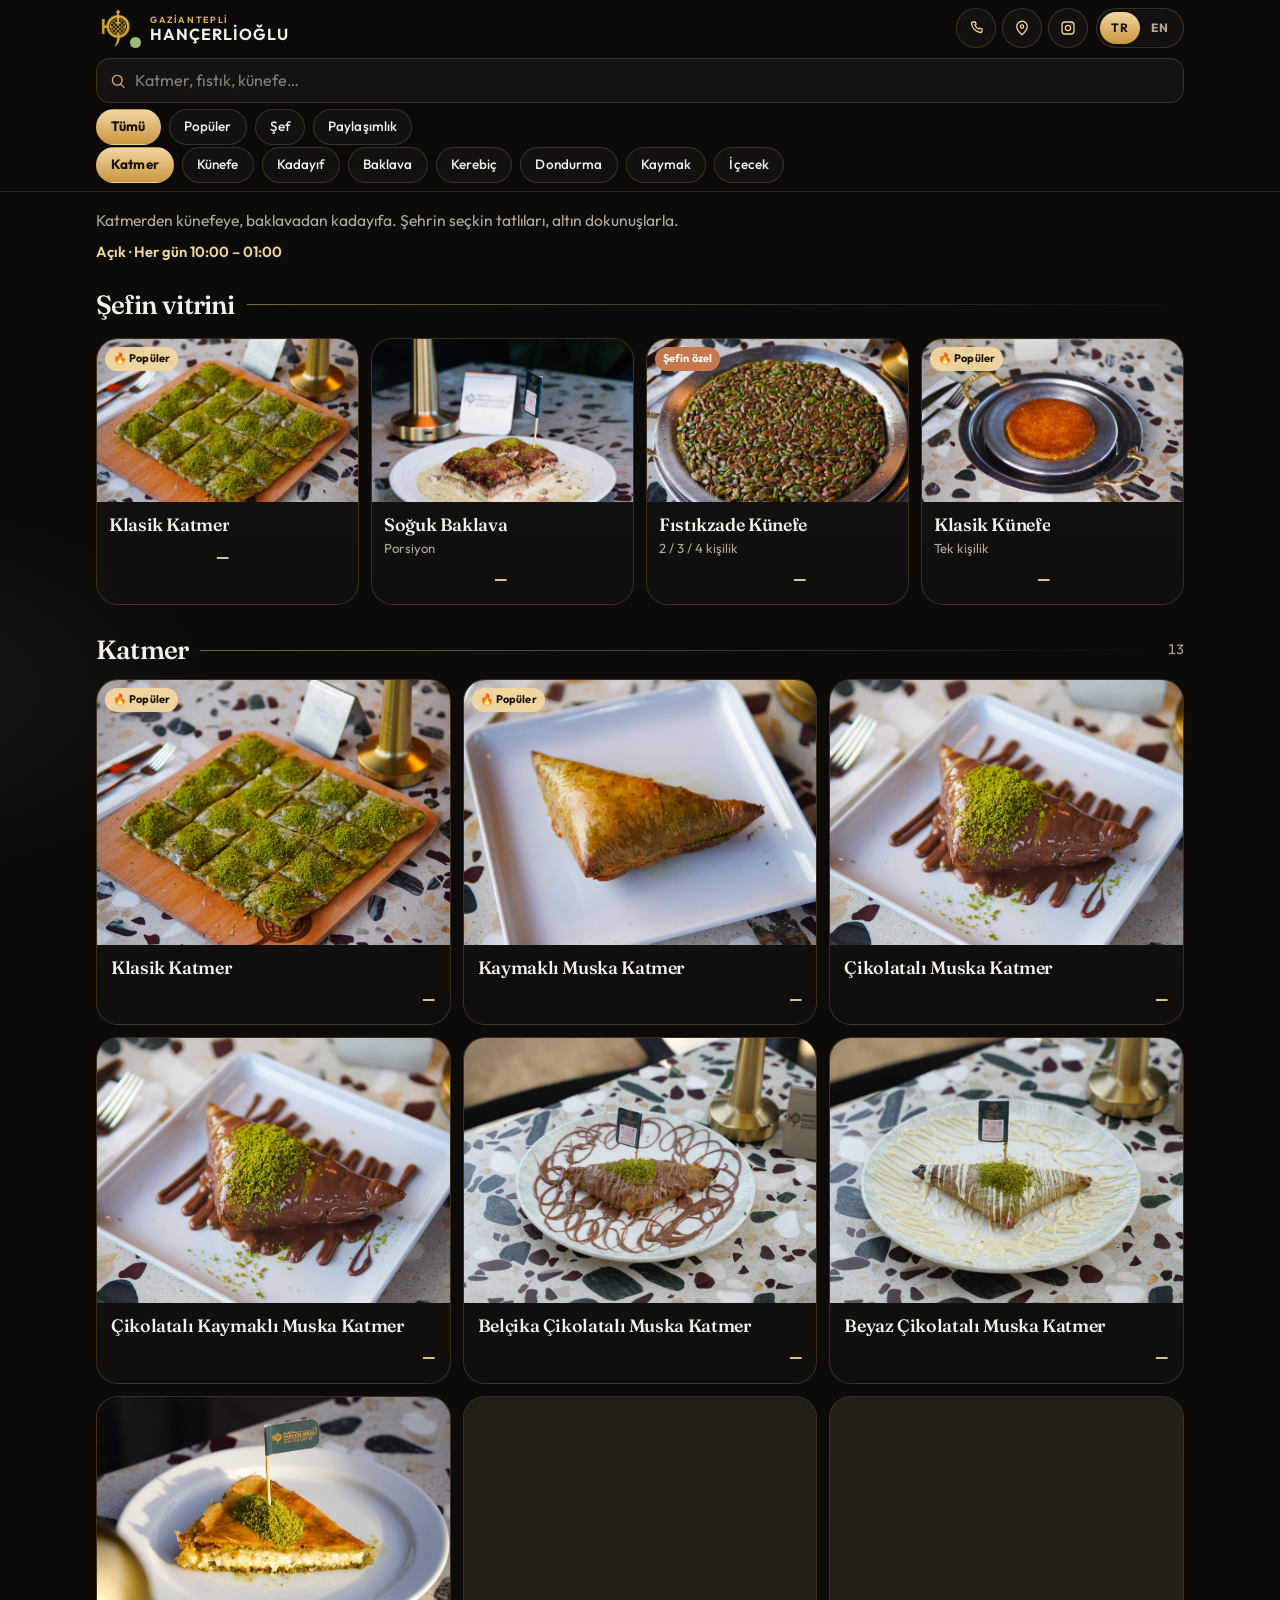
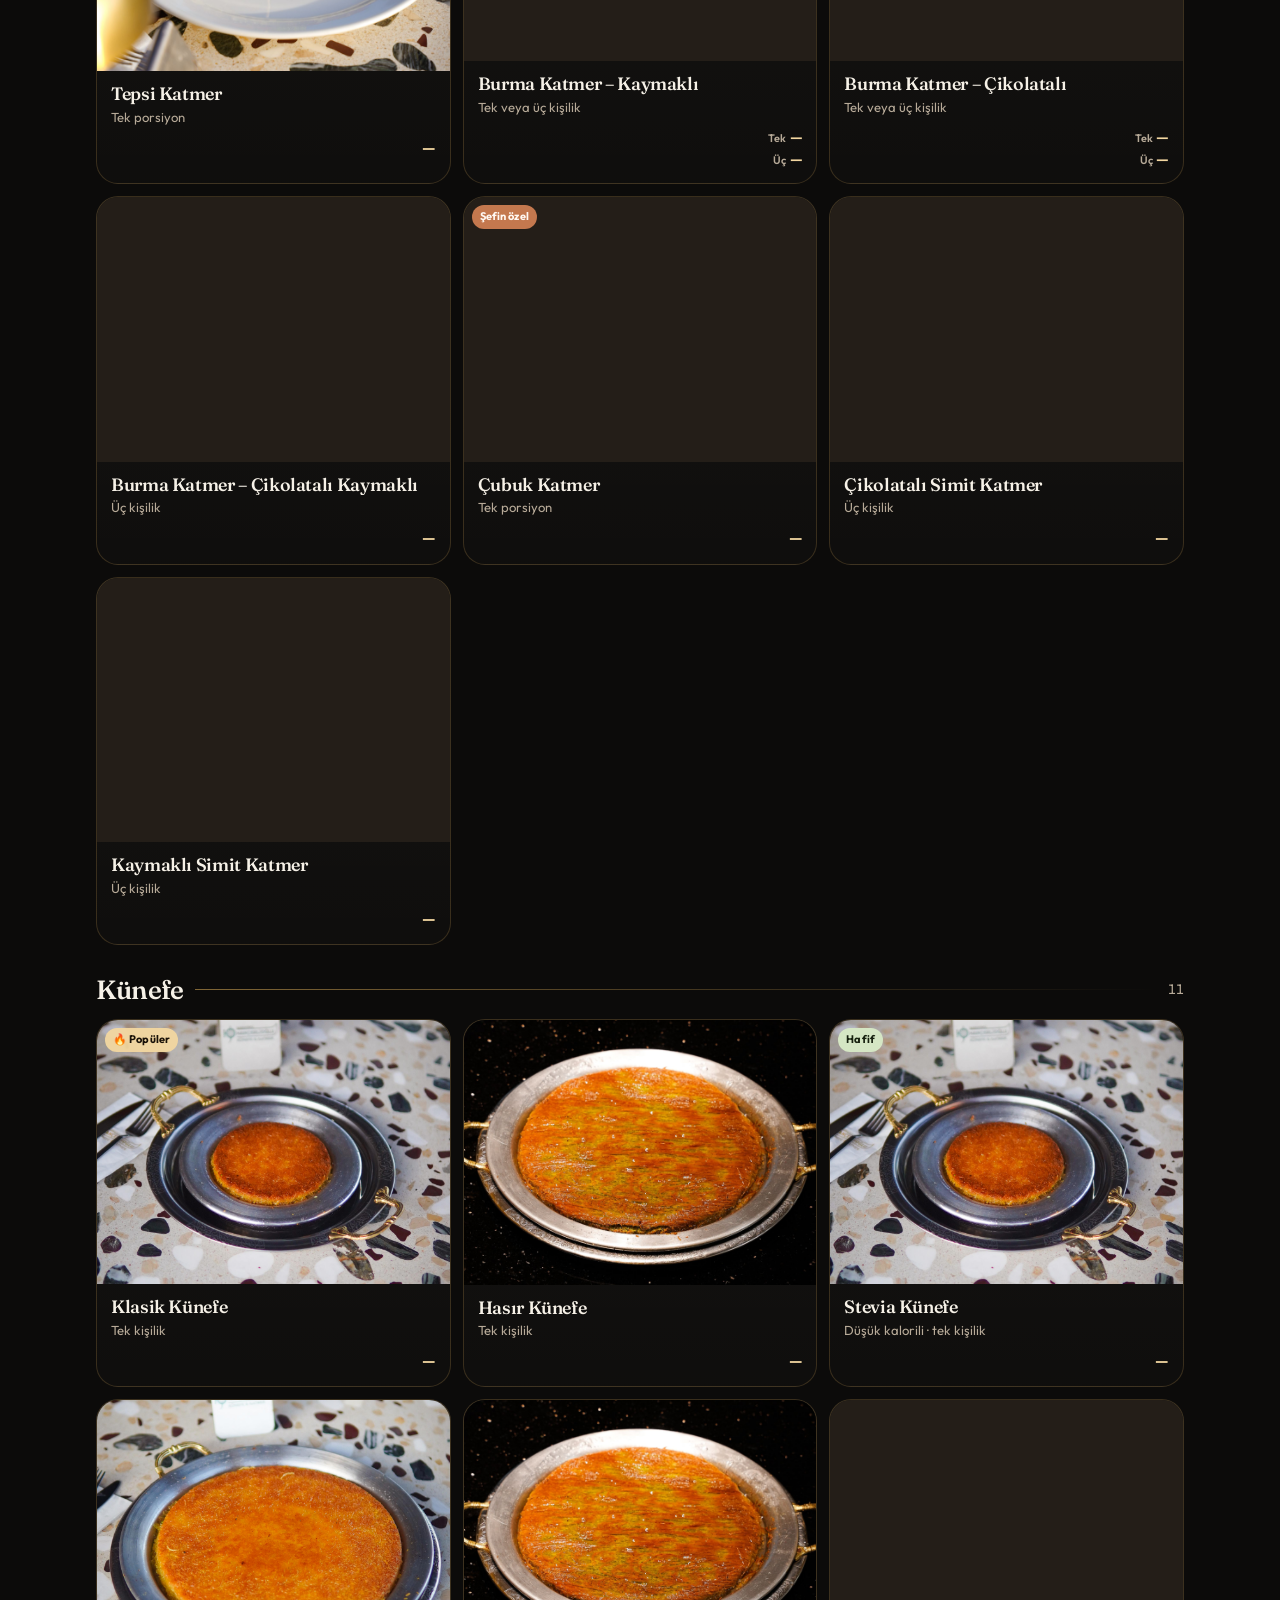
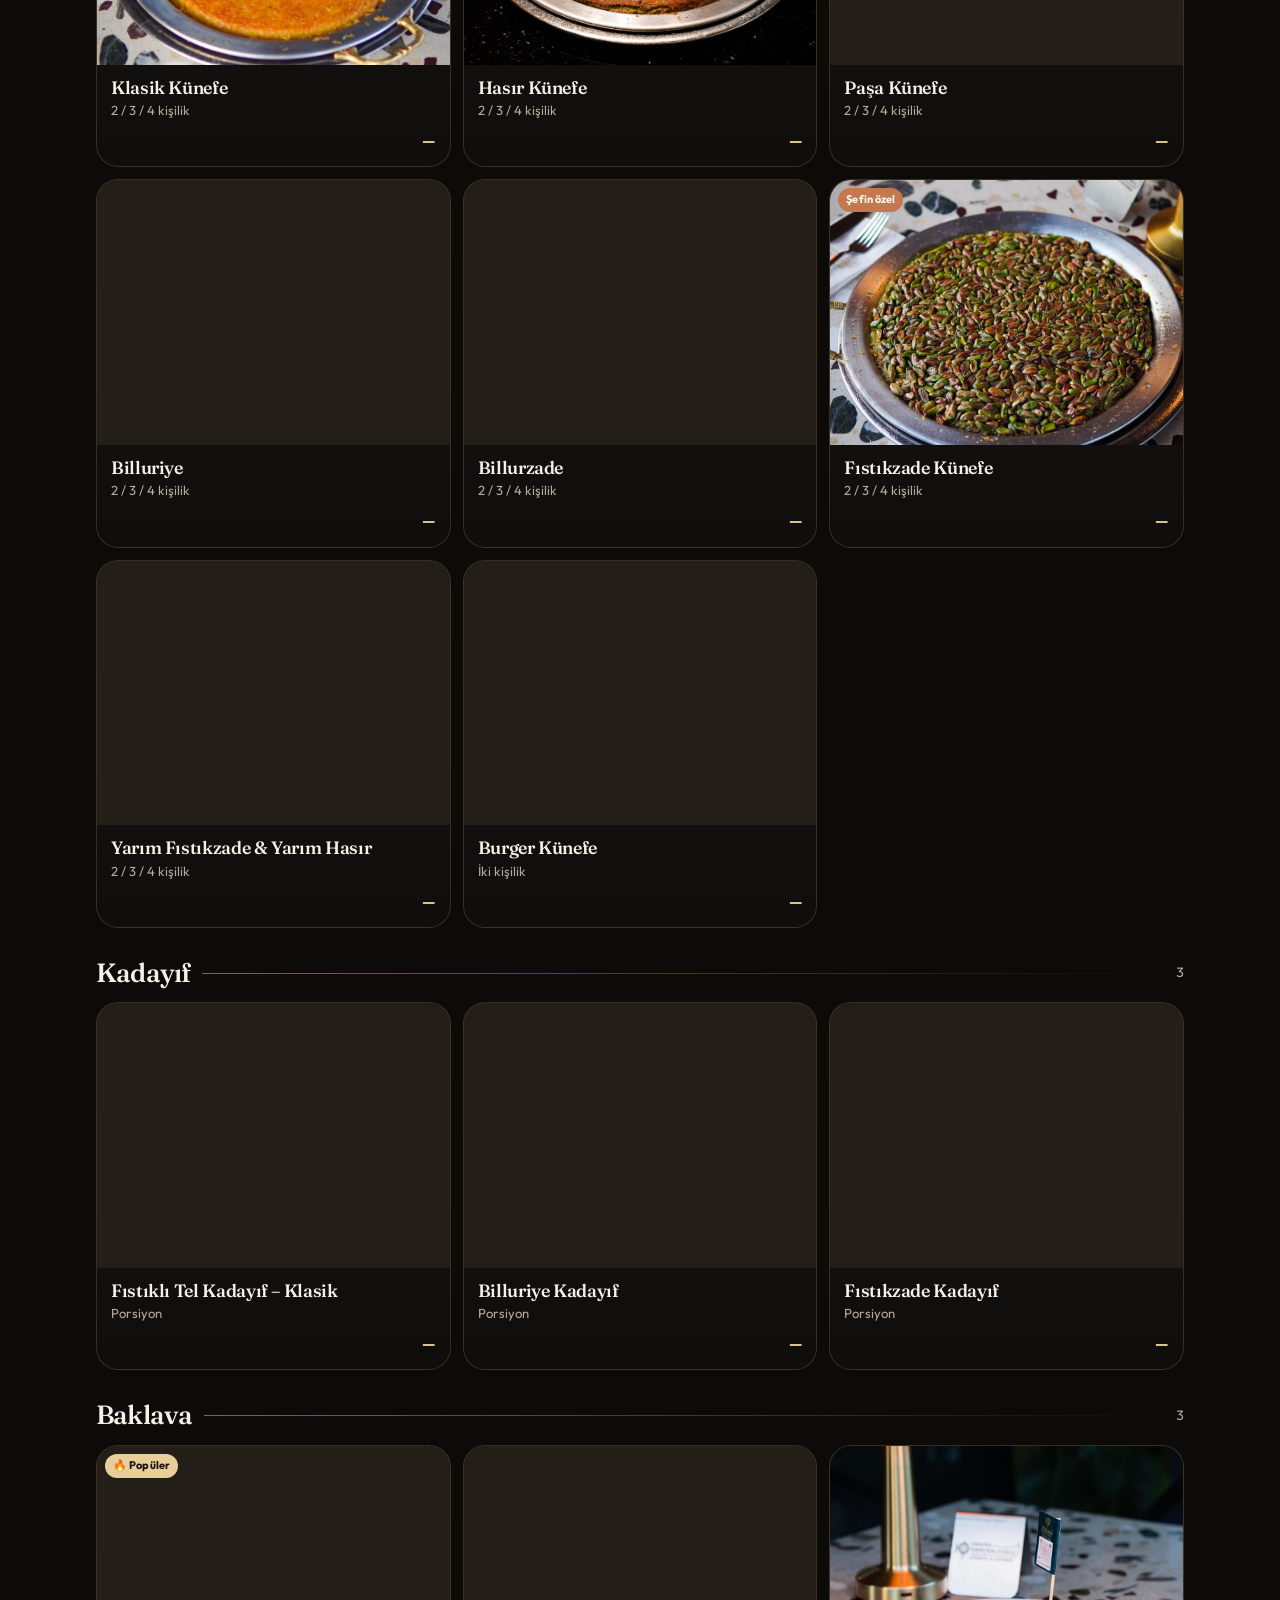
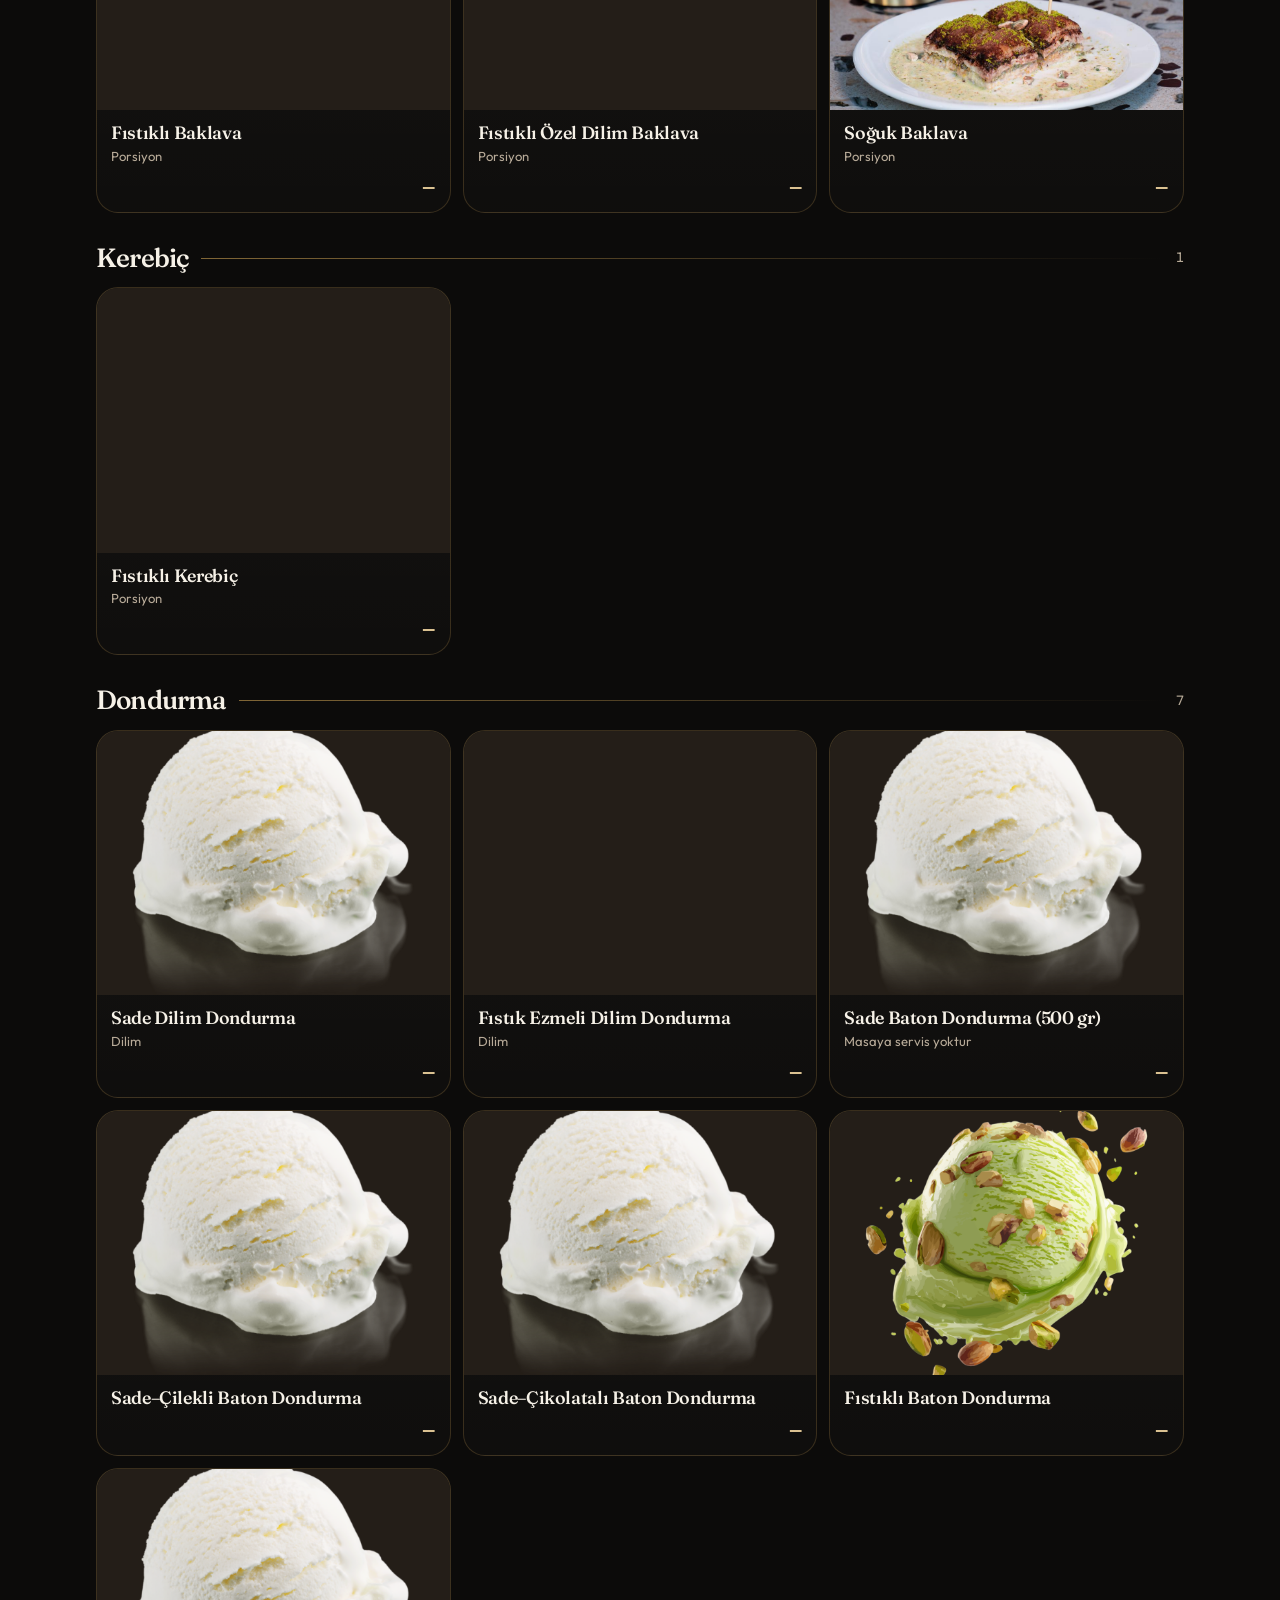
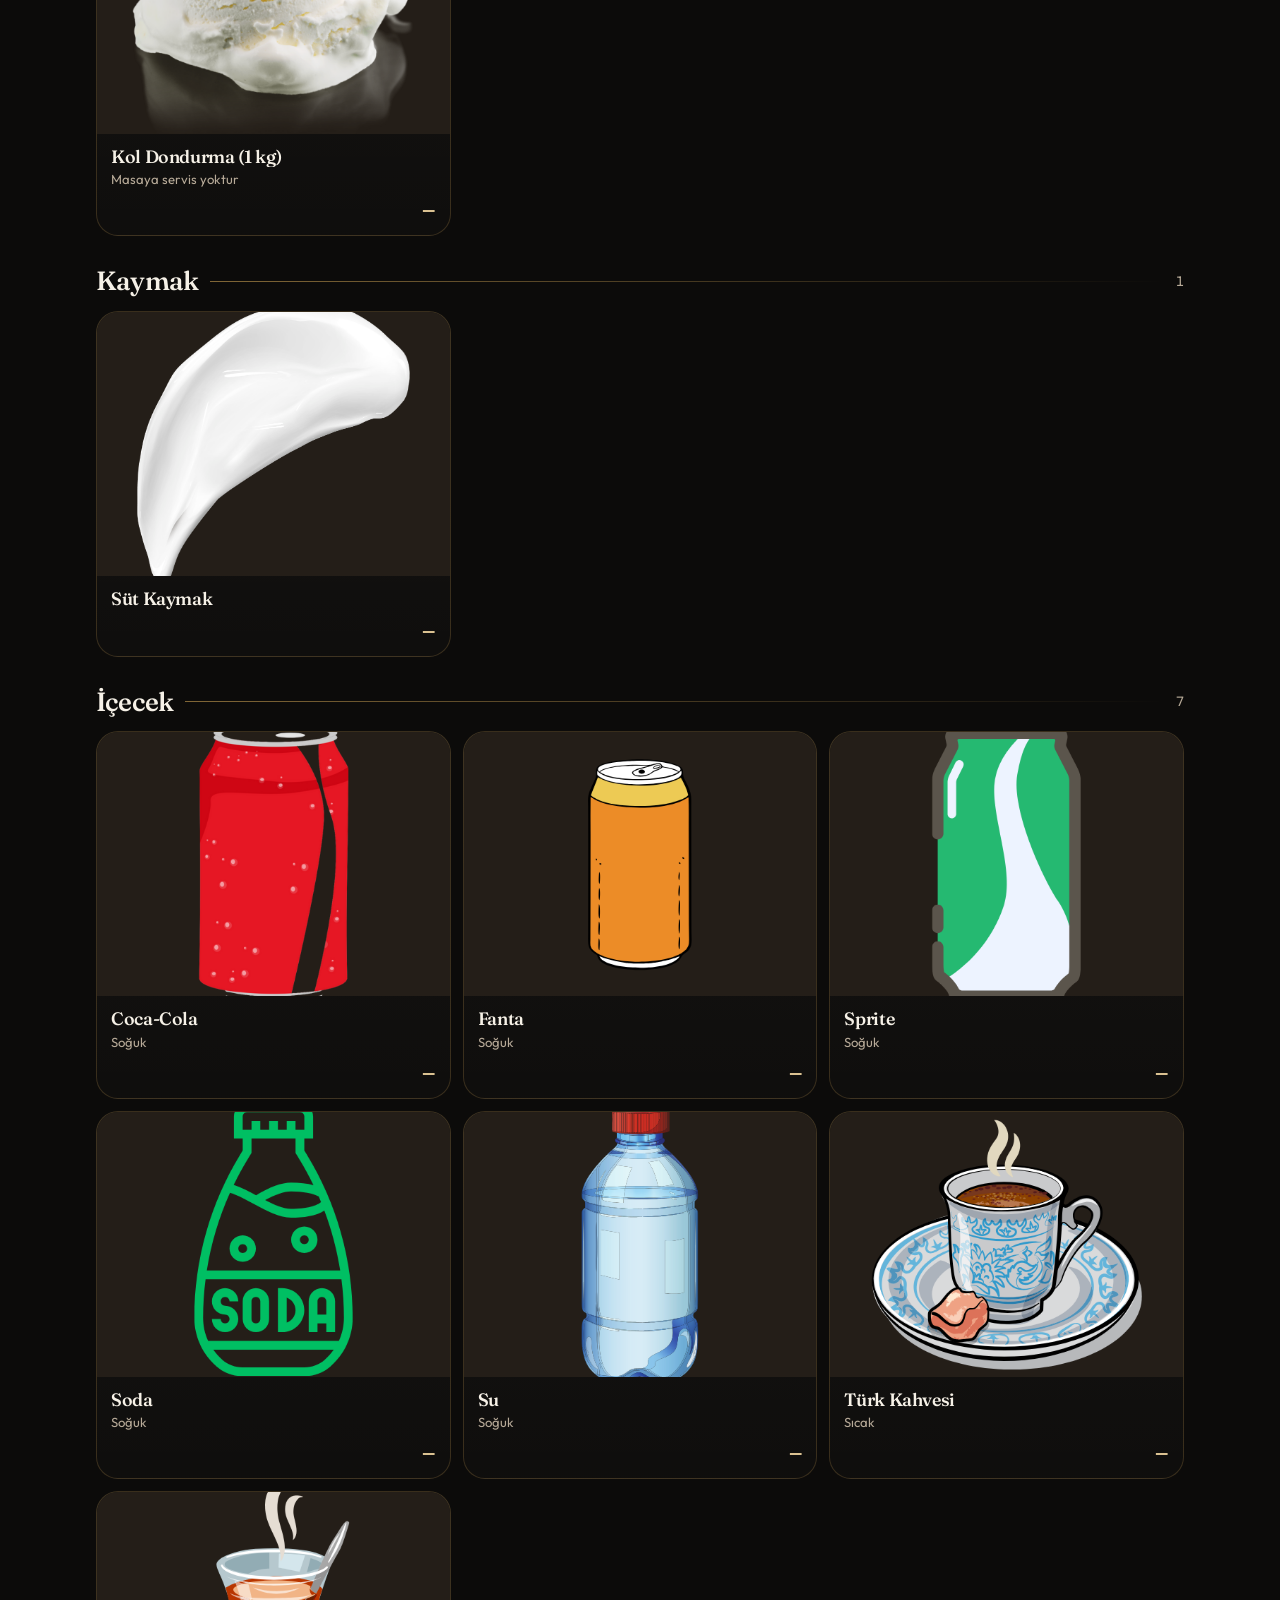
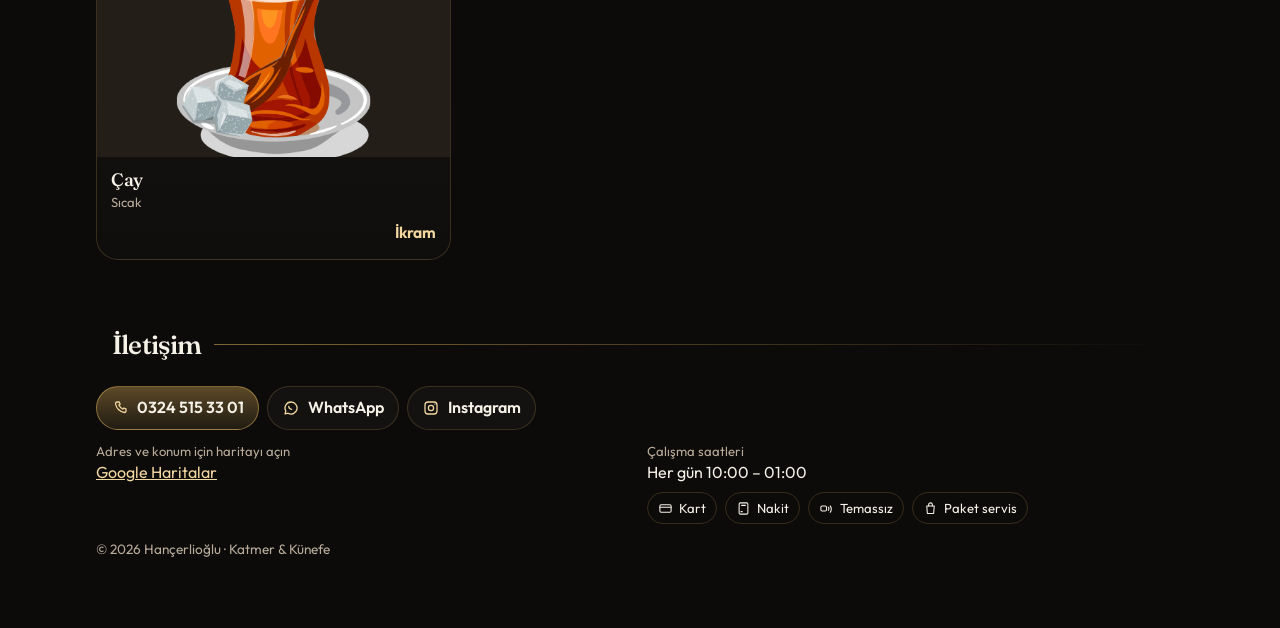
<file: index.html>
<!doctype html>
<html lang="tr">
<head>
  <meta charset="utf-8">
  <meta name="viewport" content="width=device-width, initial-scale=1, viewport-fit=cover">
  <meta name="theme-color" content="#0c0b0a">
  <title>Hançerlioğlu Katmer Künefe – Menü</title>
  <meta name="description" content="Gaziantepli Hançerlioğlu: katmer, künefe, kadayıf, baklava, dondurma ve içecekler.">
  <link rel="preconnect" href="https://fonts.googleapis.com">
  <link rel="preconnect" href="https://fonts.gstatic.com" crossorigin>
  <link href="https://fonts.googleapis.com/css2?family=Fraunces:opsz,wght@9..144,500;9..144,600&family=Outfit:wght@400;500;600;700&display=swap" rel="stylesheet">
  <link rel="stylesheet" href="css/menu.css">
  <link rel="icon" href="images/logo1.jpeg">
</head>
<body>
  <a class="skip" href="#menu">Menüye geç</a>
  <div id="top"></div>

  <header class="sticky-stack">
    <div class="wrap">
      <div class="brand-row">
        <a class="brand" href="#top">
          <span class="brand-mark">
            <img src="images/logo1.jpeg" alt="">
            <span class="status-dot" id="status-dot"></span>
          </span>
          <span class="brand-text">
            <small>GAZİANTEPLİ</small>
            <h1>HANÇERLİOĞLU</h1>
          </span>
        </a>
        <div class="brand-actions">
          <div class="desktop-links">
            <a class="icon-btn" href="tel:+903245153301" data-i18n-aria="call" aria-label="Ara">
              <svg viewBox="0 0 24 24" aria-hidden="true"><path d="M8 4h3l1.2 3-1.8 1.1a12 12 0 0 0 5.5 5.5L17 12l3 1.2v3A2 2 0 0 1 18 18 14 14 0 0 1 6 6a2 2 0 0 1 2-2z"></path></svg>
            </a>
            <a class="icon-btn" href="https://maps.google.com/maps?hl=tr&amp;gl=tr&amp;um=1&amp;ie=UTF-8&amp;fb=1&amp;sa=X&amp;ftid=0x14d863d6aa5cb5a1:0xee5a86b6f844a737" target="_blank" rel="noopener" data-i18n-aria="directions" aria-label="Yol tarifi">
              <svg viewBox="0 0 24 24" aria-hidden="true"><path d="M12 21s7-6.2 7-11a7 7 0 1 0-14 0c0 4.8 7 11 7 11z"></path><circle cx="12" cy="10" r="2.2"></circle></svg>
            </a>
            <a class="icon-btn" href="https://www.instagram.com/hancerlioglukatmer/" target="_blank" rel="noopener" data-i18n-aria="instagram" aria-label="Instagram">
              <svg viewBox="0 0 24 24" aria-hidden="true"><rect x="4" y="4" width="16" height="16" rx="4"></rect><circle cx="12" cy="12" r="3.5"></circle><circle cx="17.2" cy="6.8" r="0.8" fill="currentColor" stroke="none"></circle></svg>
            </a>
          </div>
          <div class="lang" role="group" data-i18n-aria="langLabel" aria-label="Dil">
            <button type="button" class="lang-btn is-on" data-lang="tr" aria-pressed="true">TR</button>
            <button type="button" class="lang-btn" data-lang="en" aria-pressed="false">EN</button>
          </div>
        </div>
      </div>

      <form id="search-form" class="search-row" role="search" autocomplete="off">
        <label class="search">
          <span class="sr-only" data-i18n="searchLabel">Menüde ara</span>
          <svg class="search-ico" viewBox="0 0 24 24" aria-hidden="true"><circle cx="11" cy="11" r="6.5"></circle><path d="M16 16.5L20 20.5"></path></svg>
          <input id="q" type="text" inputmode="search" enterkeyhint="search" autocomplete="off" autocapitalize="none" spellcheck="false" data-i18n-placeholder="searchPh" placeholder="Katmer, fıstık, künefe…">
          <button type="button" id="q-clear" hidden data-i18n-aria="clear" aria-label="Temizle">×</button>
        </label>
      </form>

      <div id="filters" class="scroller" role="toolbar" data-i18n-aria="filtersLabel" aria-label="Filtreler"></div>
      <nav id="cats" class="scroller" data-i18n-aria="catsLabel" aria-label="Kategoriler"></nav>
    </div>
  </header>

  <main class="wrap">
    <section class="intro">
      <p class="lede" data-i18n="lede">Katmerden künefeye, baklavadan kadayıfa. Şehrin seçkin tatlıları, altın dokunuşlarla.</p>
      <p class="hours-line" id="open-text">Açık · Her gün 10:00 – 01:00</p>
    </section>

    <section class="featured" id="featured" aria-labelledby="feat-title">
      <div class="section-head">
        <h2 id="feat-title" data-i18n="featured">Şefin vitrini</h2>
        <span class="rule"></span>
      </div>
      <div class="feature-row" id="feature-row"></div>
    </section>

    <div id="menu">
      <noscript>
        <p class="empty">Menüyü görmek için JavaScript’i açın ya da bizi arayın: 0324 515 33 01</p>
      </noscript>
    </div>

    <footer>
      <div class="section-head">
        <h2 data-i18n="contact">İletişim</h2>
        <span class="rule"></span>
      </div>
      <div class="contact">
        <a class="btn solid" href="tel:+903245153301">
          <svg viewBox="0 0 24 24" aria-hidden="true"><path d="M8 4h3l1.2 3-1.8 1.1a12 12 0 0 0 5.5 5.5L17 12l3 1.2v3A2 2 0 0 1 18 18 14 14 0 0 1 6 6a2 2 0 0 1 2-2z"></path></svg>
          0324 515 33 01
        </a>
        <a class="btn" href="https://wa.me/903245153301" target="_blank" rel="noopener">
          <svg viewBox="0 0 24 24" aria-hidden="true"><path d="M12 4a8 8 0 0 0-6.9 12L4 20l4.1-1.1A8 8 0 1 0 12 4z"></path><path d="M9 10c.2 2 1.8 3.6 3.8 3.8"></path></svg>
          WhatsApp
        </a>
        <a class="btn" href="https://www.instagram.com/hancerlioglukatmer/" target="_blank" rel="noopener">
          <svg viewBox="0 0 24 24" aria-hidden="true"><rect x="4" y="4" width="16" height="16" rx="4"></rect><circle cx="12" cy="12" r="3.5"></circle><circle cx="17.2" cy="6.8" r="0.8" fill="currentColor" stroke="none"></circle></svg>
          Instagram
        </a>
      </div>
      <div class="info-grid">
        <div>
          <p class="note" data-i18n="address">Adres ve konum için haritayı açın</p>
          <p><a class="map" href="https://maps.google.com/maps?hl=tr&amp;gl=tr&amp;um=1&amp;ie=UTF-8&amp;fb=1&amp;sa=X&amp;ftid=0x14d863d6aa5cb5a1:0xee5a86b6f844a737" target="_blank" rel="noopener" data-i18n="map">Google Haritalar</a></p>
        </div>
        <div>
          <p class="note" data-i18n="hoursLabel">Çalışma saatleri</p>
          <p data-i18n="hours">Her gün 10:00 – 01:00</p>
          <div class="chips">
            <span class="chip">
              <svg viewBox="0 0 24 24" aria-hidden="true"><rect x="3" y="6" width="18" height="12" rx="2"></rect><path d="M3 10h18"></path></svg>
              <span data-i18n="payCard">Kart</span>
            </span>
            <span class="chip">
              <svg viewBox="0 0 24 24" aria-hidden="true"><rect x="5" y="3" width="14" height="18" rx="2"></rect><path d="M9 7h6M8 17h2"></path></svg>
              <span data-i18n="payCash">Nakit</span>
            </span>
            <span class="chip">
              <svg viewBox="0 0 24 24" aria-hidden="true"><rect x="3" y="8" width="9" height="8" rx="2"></rect><path d="M15 10c1.2 1.2 1.2 3.8 0 5"></path><path d="M18 8c2.2 2.2 2.2 7.8 0 10"></path></svg>
              <span data-i18n="payContactless">Temassız</span>
            </span>
            <span class="chip">
              <svg viewBox="0 0 24 24" aria-hidden="true"><path d="M6 8h12l-1 12H7L6 8z"></path><path d="M9 8V6a3 3 0 0 1 6 0v2"></path></svg>
              <span data-i18n="takeaway">Paket servis</span>
            </span>
          </div>
        </div>
      </div>
      <p class="copy">© <span id="year"></span> Hançerlioğlu · Katmer &amp; Künefe</p>
    </footer>
  </main>

  <nav class="thumb" data-i18n-aria="contact" aria-label="İletişim">
    <a class="thumb-btn" href="tel:+903245153301">
      <svg viewBox="0 0 24 24" aria-hidden="true"><path d="M8 4h3l1.2 3-1.8 1.1a12 12 0 0 0 5.5 5.5L17 12l3 1.2v3A2 2 0 0 1 18 18 14 14 0 0 1 6 6a2 2 0 0 1 2-2z"></path></svg>
      <span data-i18n="call">Ara</span>
    </a>
    <a class="thumb-btn" href="https://wa.me/903245153301" target="_blank" rel="noopener">
      <svg viewBox="0 0 24 24" aria-hidden="true"><path d="M12 4a8 8 0 0 0-6.9 12L4 20l4.1-1.1A8 8 0 1 0 12 4z"></path></svg>
      <span data-i18n="whatsapp">WhatsApp</span>
    </a>
    <a class="thumb-btn" href="https://maps.google.com/maps?hl=tr&amp;gl=tr&amp;um=1&amp;ie=UTF-8&amp;fb=1&amp;sa=X&amp;ftid=0x14d863d6aa5cb5a1:0xee5a86b6f844a737" target="_blank" rel="noopener">
      <svg viewBox="0 0 24 24" aria-hidden="true"><path d="M12 21s7-6.2 7-11a7 7 0 1 0-14 0c0 4.8 7 11 7 11z"></path><circle cx="12" cy="10" r="2.2"></circle></svg>
      <span data-i18n="directions">Yol tarifi</span>
    </a>
    <a class="thumb-btn" href="https://www.instagram.com/hancerlioglukatmer/" target="_blank" rel="noopener">
      <svg viewBox="0 0 24 24" aria-hidden="true"><rect x="4" y="4" width="16" height="16" rx="4"></rect><circle cx="12" cy="12" r="3.5"></circle><circle cx="17.2" cy="6.8" r="0.8" fill="currentColor" stroke="none"></circle></svg>
      <span data-i18n="instagram">Instagram</span>
    </a>
  </nav>

  <div id="backdrop" class="backdrop" hidden></div>
  <aside id="sheet" class="sheet" role="dialog" aria-modal="true" aria-labelledby="sheet-title" hidden>
    <div class="handle" id="handle"><span></span></div>
    <button type="button" class="sheet-close" id="sheet-close" data-i18n-aria="close" aria-label="Kapat">
      <svg viewBox="0 0 24 24" aria-hidden="true"><path d="M7 7l10 10M17 7L7 17"></path></svg>
    </button>
    <div class="sheet-body" id="sheet-body"></div>
  </aside>
  <p id="live" class="sr-only" aria-live="polite"></p>

  <script type="application/ld+json">
  {
    "@context": "https://schema.org",
    "@type": "Restaurant",
    "name": "Hançerlioğlu Katmer & Künefe",
    "url": "https://hancerlioglu.shop",
    "telephone": "+903245153301",
    "image": "https://hancerlioglu.shop/images/logo1.jpeg",
    "logo": "https://hancerlioglu.shop/images/logo1.jpeg",
    "servesCuisine": ["Turkish", "Dessert"],
    "priceRange": "₺₺",
    "sameAs": ["https://www.instagram.com/hancerlioglukatmer/"],
    "menu": "https://hancerlioglu.shop/#menu",
    "founder": { "@type": "Person", "name": "Miraç Doğan" },
    "employee": { "@type": "Person", "name": "Miraç Doğan", "jobTitle": "Kurucu & CEO" },
    "openingHoursSpecification": [{
      "@type": "OpeningHoursSpecification",
      "dayOfWeek": ["Monday","Tuesday","Wednesday","Thursday","Friday","Saturday","Sunday"],
      "opens": "10:00",
      "closes": "01:00"
    }]
  }
  </script>
  <script src="js/catalog.js"></script>
  <script src="js/app.js"></script>
</body>
</html>
</file>
<file: css/menu.css>
:root {
  --bg: #0c0b0a;
  --bg-2: #14110e;
  --cream: #f6f1e7;
  --muted: #b7aa98;
  --gold: #e0b15c;
  --gold-2: #f3d7a1;
  --brass: #c9963f;
  --line: rgba(224, 177, 90, 0.2);
  --pistachio: #b7c98a;
  --ink: #1a1208;
  --danger: #e7b2a4;
  --sticky-h: 148px;
  --font: Outfit, Montserrat, system-ui, sans-serif;
  --display: Fraunces, "Playfair Display", Georgia, serif;
  --ease: cubic-bezier(.22, .9, .24, 1);
  color-scheme: dark;
}

* { box-sizing: border-box; }

html {
  max-width: 100%;
  overflow-x: hidden;
  scroll-behavior: smooth;
  -webkit-text-size-adjust: 100%;
  text-size-adjust: 100%;
}

body {
  margin: 0;
  max-width: 100%;
  background:
    radial-gradient(900px 420px at 100% -10%, rgba(224, 177, 90, 0.16), transparent 55%),
    radial-gradient(680px 380px at -10% 8%, rgba(156, 176, 92, 0.08), transparent 50%),
    var(--bg);
  color: var(--cream);
  font-family: var(--font);
  font-size: 16px;
  line-height: 1.45;
  text-rendering: optimizeLegibility;
}

img { max-width: 100%; }

button, input { font: inherit; color: inherit; }

button { cursor: pointer; }

h1, h2, h3, p { margin: 0; }

a { color: var(--gold-2); }

::selection { background: rgba(224, 177, 90, 0.35); color: #fff; }

:focus-visible {
  outline: 2px solid var(--gold-2);
  outline-offset: 3px;
}

[hidden] { display: none !important; }

.sr-only {
  position: absolute;
  width: 1px;
  height: 1px;
  padding: 0;
  margin: -1px;
  overflow: hidden;
  clip: rect(0, 0, 0, 0);
  white-space: nowrap;
  border: 0;
}

.skip {
  position: absolute;
  left: 12px;
  top: -48px;
  z-index: 80;
  background: var(--gold-2);
  color: var(--ink);
  padding: 10px 14px;
  border-radius: 999px;
  text-decoration: none;
  font-weight: 650;
}

.skip:focus { top: calc(12px + env(safe-area-inset-top)); }

.wrap {
  width: min(1120px, 100%);
  max-width: 100%;
  min-width: 0;
  margin-inline: auto;
}

.sticky-stack {
  position: sticky;
  top: 0;
  z-index: 30;
  padding-top: env(safe-area-inset-top);
  background: rgba(12, 11, 10, 0.72);
  backdrop-filter: blur(18px) saturate(1.35);
  -webkit-backdrop-filter: blur(18px) saturate(1.35);
  border-bottom: 1px solid rgba(224, 177, 90, 0.16);
}

@supports not ((backdrop-filter: blur(1px)) or (-webkit-backdrop-filter: blur(1px))) {
  .sticky-stack { background: rgba(12, 11, 10, 0.96); }
}

.brand-row {
  display: flex;
  align-items: center;
  gap: 10px;
  padding: 6px 16px 2px;
}

.brand {
  display: flex;
  align-items: center;
  gap: 10px;
  min-width: 0;
  color: inherit;
  text-decoration: none;
}

.brand-mark {
  position: relative;
  flex: 0 0 auto;
}

.brand-mark img {
  display: block;
  width: 44px;
  height: 44px;
  object-fit: cover;
  border-radius: 14px;
}

.status-dot {
  position: absolute;
  right: -1px;
  bottom: 2px;
  width: 11px;
  height: 11px;
  border-radius: 50%;
  background: #c46b5a;
  box-shadow: 0 0 0 3px #0c0b0a;
}

.status-dot.is-open { background: #9cbf73; }

.status-dot.is-open::after {
  content: "";
  position: absolute;
  inset: 0;
  border-radius: inherit;
  animation: pulse 2.6s ease-out infinite;
}

@keyframes pulse {
  0% { box-shadow: 0 0 0 0 rgba(156, 191, 115, 0.55); }
  100% { box-shadow: 0 0 0 8px rgba(156, 191, 115, 0); }
}

.brand-text { min-width: 0; }

.brand-text small {
  display: block;
  color: var(--gold);
  font-size: 9px;
  font-weight: 650;
  letter-spacing: 0.18em;
}

.brand-text h1 {
  font-family: var(--font);
  font-size: clamp(13px, 3.5vw, 16px);
  font-weight: 650;
  letter-spacing: 0.06em;
  line-height: 1.1;
}

.brand-actions {
  margin-left: auto;
  display: flex;
  align-items: center;
  gap: 8px;
}

.desktop-links { display: none; gap: 6px; }

.icon-btn {
  width: 40px;
  height: 40px;
  display: grid;
  place-items: center;
  border-radius: 999px;
  border: 1px solid var(--line);
  color: var(--gold-2);
  background: rgba(255, 255, 255, 0.03);
  text-decoration: none;
}

.icon-btn svg,
.thumb-btn svg,
.search-ico,
.sheet-close svg {
  width: 18px;
  height: 18px;
  fill: none;
  stroke: currentColor;
  stroke-width: 1.7;
  stroke-linecap: round;
  stroke-linejoin: round;
}

.lang {
  display: flex;
  padding: 3px;
  border-radius: 999px;
  border: 1px solid var(--line);
  background: rgba(255, 255, 255, 0.03);
}

.lang-btn {
  min-width: 40px;
  min-height: 32px;
  border: 0;
  border-radius: 999px;
  background: transparent;
  color: var(--muted);
  font-size: 12px;
  font-weight: 700;
  letter-spacing: 0.06em;
}

.lang-btn.is-on {
  background: linear-gradient(180deg, #f0d7a2, #c9963f);
  color: var(--ink);
}

.search-row { padding: 6px 16px 2px; }

.search {
  display: flex;
  align-items: center;
  gap: 8px;
  min-height: 42px;
  padding: 0 8px 0 12px;
  border-radius: 14px;
  border: 1px solid var(--line);
  background: rgba(255, 255, 255, 0.04);
}

.search:focus-within {
  border-color: rgba(243, 215, 161, 0.7);
  box-shadow: 0 0 0 3px rgba(224, 177, 90, 0.16);
}

.search-ico { color: var(--gold); flex: 0 0 auto; }

.search input {
  flex: 1;
  min-width: 0;
  border: 0;
  background: transparent;
  padding: 10px 0;
  outline: none;
  font-size: 16px;
}

.search input::placeholder { color: #8d8274; }

#q-clear {
  width: 32px;
  height: 32px;
  border: 0;
  border-radius: 50%;
  background: rgba(255, 255, 255, 0.08);
  color: var(--cream);
  font-size: 18px;
  line-height: 1;
}

.scroller {
  display: flex;
  gap: 8px;
  width: 100%;
  max-width: 100%;
  min-width: 0;
  overflow-x: auto;
  overscroll-behavior-x: contain;
  contain: paint;
  padding: 4px 16px 6px;
  scrollbar-width: none;
  -webkit-overflow-scrolling: touch;
  scroll-snap-type: x proximity;
}

.scroller::-webkit-scrollbar { display: none; }

#filters { padding-bottom: 0; }

#cats { padding-top: 2px; padding-bottom: 8px; }

.pill {
  flex: 0 0 auto;
  min-height: 36px;
  padding: 0 14px;
  border-radius: 999px;
  border: 1px solid var(--line);
  background: rgba(255, 255, 255, 0.03);
  color: var(--cream);
  font-size: 13.5px;
  font-weight: 500;
  letter-spacing: 0.01em;
  scroll-snap-align: start;
}

.pill.is-on {
  background: linear-gradient(180deg, #f0d7a2, #c9963f);
  color: var(--ink);
  border-color: transparent;
  font-weight: 700;
}

.intro { padding: 16px 16px 6px; }

.lede {
  max-width: 38rem;
  color: var(--muted);
  font-size: 0.98rem;
  line-height: 1.55;
}

.hours-line {
  margin-top: 8px;
  color: var(--gold-2);
  font-size: 0.92rem;
  font-weight: 600;
}

.section-head {
  display: flex;
  align-items: center;
  gap: 12px;
  padding: 18px 16px 10px;
}

.section-head h2,
.results-line {
  font-family: var(--display);
  font-size: 1.65rem;
  font-weight: 560;
  letter-spacing: -0.03em;
}

.rule {
  height: 1px;
  flex: 1;
  background: linear-gradient(90deg, rgba(224, 177, 90, 0.55), transparent);
}

.count {
  color: var(--muted);
  font-size: 0.85rem;
  font-variant-numeric: tabular-nums;
}

.feature-row {
  display: flex;
  gap: 12px;
  width: 100%;
  max-width: 100%;
  min-width: 0;
  overflow-x: auto;
  overscroll-behavior-x: contain;
  contain: paint;
  scroll-snap-type: x mandatory;
  padding: 4px 16px 8px;
  scrollbar-width: none;
}

.feature-row::-webkit-scrollbar { display: none; }

.feature-card,
.card,
.pair,
.text-btn,
.seg {
  transition: transform .18s var(--ease), border-color .18s ease, opacity .18s ease;
}

.feature-card,
.card {
  border: 1px solid var(--line);
  background: linear-gradient(180deg, rgba(255, 248, 236, 0.045), rgba(255, 248, 236, 0.015));
  color: inherit;
  text-align: left;
  overflow: hidden;
  -webkit-tap-highlight-color: transparent;
}

.feature-card {
  flex: 0 0 min(84%, 300px);
  min-width: 0;
  scroll-snap-align: start;
  display: flex;
  flex-direction: column;
  padding: 0;
  border-radius: 22px;
}

.feature-card .card-body { padding: 12px 12px 14px; }

.grid {
  display: grid;
  gap: 10px;
  padding: 0 16px 8px;
}

.card {
  display: grid;
  grid-template-columns: 108px 1fr;
  gap: 12px;
  width: 100%;
  padding: 8px;
  border-radius: 22px;
  align-items: center;
}

.card:active,
.feature-card:active,
.pair:active { transform: scale(0.985); }

.card.is-sold,
.feature-card.is-sold { opacity: 0.72; }

.card.is-sold img,
.feature-card.is-sold img { filter: grayscale(0.9) brightness(0.72); }

.media {
  display: block;
  position: relative;
  overflow: hidden;
  background: linear-gradient(90deg, #241e18 20%, #3a3126 42%, #241e18 68%);
  background-size: 220% 100%;
  animation: shimmer 1.35s ease-in-out infinite;
  flex: 0 0 auto;
}

.card .media {
  width: 108px;
  height: 108px;
  border-radius: 16px;
}

.feature-card .media,
.sheet-hero {
  width: 100%;
  aspect-ratio: 16 / 10;
  border-radius: 0;
}

.media.is-ready { animation: none; background: #241e18; }

.media.is-ready .ph { opacity: 0; }

.media img {
  position: absolute;
  inset: 0;
  width: 100%;
  height: 100%;
  object-fit: cover;
  opacity: 0;
  transform: scale(1.03);
  transition: opacity .35s ease, transform .5s var(--ease);
}

.media.is-ready img { opacity: 1; transform: none; }

.ph {
  position: absolute;
  inset: 0;
  display: grid;
  place-items: center;
  font-family: var(--display);
  font-size: 1.7rem;
  color: var(--gold-2);
  background:
    radial-gradient(80px 60px at 30% 20%, rgba(224, 177, 90, 0.28), transparent 70%),
    radial-gradient(70px 60px at 80% 80%, rgba(156, 176, 92, 0.2), transparent 70%),
    #2a2118;
}

.badge {
  position: absolute;
  z-index: 1;
  top: 8px;
  left: 8px;
  max-width: calc(100% - 16px);
  padding: 4px 8px;
  border-radius: 999px;
  font-family: var(--font);
  font-size: 11px;
  font-weight: 700;
  letter-spacing: 0.01em;
  white-space: nowrap;
  color: var(--ink);
  background: rgba(243, 215, 161, 0.95);
}

.badge[data-kind="chef"] { background: #c4784e; color: #fff8f2; }
.badge[data-kind="new"] { background: #d7e2bc; color: #1a2410; }
.badge[data-kind="light"] { background: #d5e6c4; color: #17210f; }
.badge[data-kind="local"] { background: #e0b48a; color: var(--ink); }
.badge[data-kind="sold"] { background: rgba(28, 24, 20, 0.88); color: #f3f0ea; }

.card-body {
  display: flex;
  flex-direction: column;
  min-width: 0;
  gap: 3px;
  padding-right: 4px;
}

.card-title {
  font-family: var(--display);
  font-size: 1.12rem;
  font-weight: 560;
  letter-spacing: -0.02em;
  line-height: 1.2;
  display: -webkit-box;
  -webkit-line-clamp: 2;
  -webkit-box-orient: vertical;
  overflow: hidden;
}

.note {
  color: var(--muted);
  font-size: 0.82rem;
}

.card-foot {
  display: flex;
  align-items: flex-end;
  justify-content: flex-end;
  gap: 8px;
  margin-top: 6px;
  min-width: 0;
}

.allergen-row { display: flex; gap: 4px; min-height: 18px; }

.allergen {
  width: 18px;
  height: 18px;
  display: grid;
  place-items: center;
  color: var(--muted);
}

.allergen svg,
.chip svg {
  width: 15px;
  height: 15px;
  fill: none;
  stroke: currentColor;
  stroke-width: 1.7;
  stroke-linecap: round;
  stroke-linejoin: round;
}

.price,
.sheet-price,
.ladder-row strong,
.price-duo {
  font-variant-numeric: tabular-nums;
  font-weight: 650;
  color: var(--gold-2);
  letter-spacing: -0.02em;
}

.price { font-size: 0.98rem; white-space: nowrap; }

.price-duo {
  display: flex;
  flex-direction: column;
  align-items: flex-end;
  gap: 1px;
  font-size: 0.92rem;
  white-space: nowrap;
}

.price-duo small {
  margin-right: 4px;
  color: var(--muted);
  font-size: 0.68rem;
  font-weight: 600;
}

.skel-price {
  display: inline-block;
  width: 62px;
  height: 14px;
  border-radius: 999px;
  background: linear-gradient(90deg, rgba(255, 255, 255, 0.06) 20%, rgba(243, 215, 161, 0.28) 45%, rgba(255, 255, 255, 0.06) 70%);
  background-size: 220% 100%;
  animation: shimmer 1.25s ease-in-out infinite;
}

@keyframes shimmer {
  0% { background-position: 100% 0; }
  100% { background-position: -100% 0; }
}

.results-line {
  display: flex;
  align-items: baseline;
  justify-content: space-between;
  gap: 12px;
  padding: 16px 16px 4px;
  font-size: 1.35rem;
}

.text-btn {
  border: 0;
  background: transparent;
  color: var(--gold-2);
  font-family: var(--font);
  font-size: 0.95rem;
  font-weight: 650;
  padding: 8px 0;
}

.empty {
  margin: 24px 16px 36px;
  padding: 28px 18px;
  text-align: center;
  border-radius: 22px;
  border: 1px dashed rgba(224, 177, 90, 0.35);
}

.empty strong {
  display: block;
  margin-bottom: 6px;
  font-family: var(--display);
  font-size: 1.5rem;
  font-weight: 560;
}

.empty p { color: var(--muted); margin-bottom: 8px; }

.fine { color: var(--muted); font-size: 0.78rem; line-height: 1.45; }

footer {
  padding: 28px 16px 36px;
  margin-top: 12px;
}

.contact {
  display: flex;
  flex-wrap: wrap;
  gap: 8px;
  margin: 12px 0;
}

.btn {
  display: inline-flex;
  align-items: center;
  gap: 8px;
  min-height: 44px;
  padding: 0 14px;
  border-radius: 999px;
  border: 1px solid var(--line);
  background: rgba(255, 255, 255, 0.03);
  color: var(--cream);
  text-decoration: none;
  font-weight: 600;
}

.btn.solid {
  background: linear-gradient(180deg, rgba(224, 177, 90, 0.38), rgba(224, 177, 90, 0.1));
  border-color: rgba(224, 177, 90, 0.5);
}

.btn svg {
  width: 18px;
  height: 18px;
  fill: none;
  stroke: var(--gold-2);
  stroke-width: 1.7;
  stroke-linecap: round;
  stroke-linejoin: round;
}

.info-grid {
  display: grid;
  gap: 14px;
  margin: 8px 0 16px;
}

.chips { display: flex; flex-wrap: wrap; gap: 8px; margin-top: 8px; }

.chip {
  display: inline-flex;
  align-items: center;
  gap: 6px;
  min-height: 32px;
  padding: 0 10px;
  border-radius: 999px;
  border: 1px solid var(--line);
  color: var(--cream);
  font-size: 0.82rem;
}

.sheet-chips { display: flex; flex-wrap: wrap; gap: 8px; margin: 8px 0; }

.sheet-chips .chip { background: rgba(255, 255, 255, 0.03); }

.copy { color: var(--muted); font-size: 0.85rem; }

.thumb {
  position: fixed;
  left: 0;
  right: 0;
  bottom: 0;
  z-index: 40;
  display: flex;
  gap: 4px;
  padding: 6px 8px calc(6px + env(safe-area-inset-bottom));
  background: rgba(12, 11, 10, 0.78);
  backdrop-filter: blur(16px) saturate(1.3);
  -webkit-backdrop-filter: blur(16px) saturate(1.3);
  border-top: 1px solid rgba(224, 177, 90, 0.18);
}

.thumb-btn {
  flex: 1;
  min-height: 50px;
  display: flex;
  flex-direction: column;
  align-items: center;
  justify-content: center;
  gap: 3px;
  color: var(--cream);
  text-decoration: none;
  font-size: 11px;
  font-weight: 600;
  border-radius: 12px;
}

.thumb-btn svg { color: var(--gold-2); }

body { padding-bottom: calc(68px + env(safe-area-inset-bottom)); }

body.lock {
  position: fixed;
  left: 0;
  right: 0;
  width: 100%;
  overflow: hidden;
}

.backdrop {
  position: fixed;
  inset: 0;
  z-index: 60;
  background: rgba(0, 0, 0, 0.62);
  opacity: 0;
  pointer-events: none;
  transition: opacity .35s ease;
}

.backdrop.on { opacity: 1; pointer-events: auto; }

.sheet {
  --drag: 0px;
  position: fixed;
  left: 0;
  right: 0;
  width: 100%;
  max-width: 100%;
  min-width: 0;
  bottom: 0;
  z-index: 70;
  display: flex;
  flex-direction: column;
  max-height: min(92dvh, 880px);
  background:
    radial-gradient(420px 180px at 90% 0%, rgba(224, 177, 90, 0.14), transparent 60%),
    var(--bg-2);
  color: var(--cream);
  border-radius: 26px 26px 0 0;
  box-shadow: 0 -24px 80px rgba(0, 0, 0, 0.55);
  transform: translate3d(0, calc(110% + var(--drag)), 0);
  transition: transform .42s var(--ease);
  padding-bottom: env(safe-area-inset-bottom);
}

.sheet.open { transform: translate3d(0, var(--drag), 0); }

.sheet.dragging { transition: none; }

.handle {
  display: grid;
  place-items: center;
  height: 28px;
  touch-action: none;
  cursor: grab;
  flex: 0 0 auto;
}

.handle span {
  width: 42px;
  height: 4px;
  border-radius: 99px;
  background: rgba(255, 255, 255, 0.28);
}

.sheet-close {
  position: absolute;
  top: 28px;
  right: 12px;
  z-index: 2;
  width: 40px;
  height: 40px;
  display: grid;
  place-items: center;
  border-radius: 50%;
  border: 1px solid rgba(255, 255, 255, 0.18);
  background: rgba(12, 11, 10, 0.55);
  color: white;
  backdrop-filter: blur(8px);
}

.sheet-body {
  overflow: auto;
  overscroll-behavior: contain;
  -webkit-overflow-scrolling: touch;
  min-height: 0;
}

.sheet-hero {
  height: min(52vw, 250px);
  min-height: 168px;
  aspect-ratio: auto;
}

.sheet-copy { padding: 14px 16px 28px; }

.back-btn {
  display: inline-flex;
  align-items: center;
  gap: 4px;
  min-height: 36px;
  margin-bottom: 6px;
  padding: 0;
  border: 0;
  background: transparent;
  color: var(--gold-2);
  font-weight: 650;
}

.back-btn svg {
  width: 18px;
  height: 18px;
  fill: none;
  stroke: currentColor;
  stroke-width: 1.8;
  stroke-linecap: round;
  stroke-linejoin: round;
}

.sheet-kicker { margin-bottom: 6px; }

.sheet-kicker .badge { position: static; }

.sheet-title {
  font-family: var(--display);
  font-size: clamp(1.7rem, 5vw, 2.15rem);
  font-weight: 560;
  letter-spacing: -0.03em;
  line-height: 1.12;
  padding-right: 36px;
}

.sheet-price {
  margin: 8px 0 4px;
  font-size: 1.35rem;
}

.sold-banner {
  margin: 8px 0;
  padding: 10px 12px;
  border-radius: 12px;
  background: rgba(196, 107, 90, 0.16);
  color: var(--danger);
  font-weight: 650;
}

.warn {
  margin: 8px 0;
  color: var(--gold-2);
  font-size: 0.92rem;
}

.desc {
  margin: 10px 0;
  color: #e6dfd4;
  line-height: 1.6;
}

.subh {
  margin: 16px 0 6px;
  font-family: var(--font);
  font-size: 0.78rem;
  font-weight: 700;
  letter-spacing: 0.12em;
  text-transform: uppercase;
  color: var(--gold);
}

.seg-row { display: flex; gap: 8px; margin: 10px 0; }

.seg {
  flex: 1;
  min-height: 46px;
  border-radius: 999px;
  border: 1px solid var(--line);
  background: transparent;
  font-weight: 650;
}

.seg.is-on {
  background: linear-gradient(180deg, #f0d7a2, #c9963f);
  color: var(--ink);
  border-color: transparent;
}

.seg.is-sold:not(.is-on) { opacity: 0.55; }

.ladder { display: grid; gap: 8px; margin: 10px 0 4px; }

.ladder-row {
  display: flex;
  justify-content: space-between;
  align-items: center;
  gap: 12px;
  min-height: 52px;
  padding: 10px 14px;
  border-radius: 16px;
  border: 1px solid var(--line);
  background: rgba(255, 255, 255, 0.03);
}

.ladder-row span { color: var(--muted); }

.pair-row {
  display: flex;
  gap: 10px;
  width: 100%;
  max-width: 100%;
  min-width: 0;
  overflow-x: auto;
  contain: paint;
  padding-bottom: 4px;
  scrollbar-width: none;
}

.pair-row::-webkit-scrollbar { display: none; }

.pair {
  flex: 0 0 78%;
  display: grid;
  grid-template-columns: 64px 1fr;
  gap: 10px;
  align-items: center;
  padding: 8px;
  border-radius: 16px;
  border: 1px solid var(--line);
  background: rgba(255, 255, 255, 0.03);
  color: inherit;
  text-align: left;
}

.pair .media { width: 64px; height: 64px; border-radius: 12px; }

.pair-name {
  display: block;
  font-weight: 650;
  line-height: 1.25;
}

#menu.is-dim { opacity: 0.45; }

#menu { transition: opacity .18s ease; }

@media (hover: hover) and (min-width: 960px) {
  .card:hover,
  .feature-card:hover { border-color: rgba(243, 215, 161, 0.55); }
  .card:hover img,
  .feature-card:hover img { transform: scale(1.05); }
  .card:hover { transform: translateY(-3px); }
}

@media (min-width: 720px) {
  .grid { grid-template-columns: 1fr 1fr; gap: 12px; }
  .info-grid { grid-template-columns: 1fr 1fr; }
  .pair { flex-basis: 46%; }
}

@media (min-width: 840px) {
  .sheet {
    width: min(520px, calc(100vw - 32px));
    left: 50%;
    right: auto;
    bottom: 16px;
    border-radius: 28px;
    transform: translate3d(-50%, calc(110% + var(--drag)), 0);
  }
  .sheet.open { transform: translate3d(-50%, var(--drag), 0); }
  .sheet-hero { height: 280px; }
}

@media (min-width: 900px) {
  .desktop-links { display: flex; }
  .thumb { display: none; }
  body { padding-bottom: 32px; }
  .brand-text h1 { font-size: 16px; }
}

@media (min-width: 980px) {
  .feature-row {
    display: grid;
    grid-template-columns: repeat(4, 1fr);
    overflow: visible;
  }
  .feature-card { flex: none; width: auto; }
  .grid { grid-template-columns: repeat(3, 1fr); }
  .card {
    grid-template-columns: 1fr;
    align-items: stretch;
    padding: 0;
    gap: 0;
  }
  .card .media {
    width: 100%;
    height: auto;
    aspect-ratio: 4 / 3;
    border-radius: 0;
  }
  .card .card-body { padding: 12px 14px 14px; }
}

@media (max-width: 719px) {
  .brand-mark img { width: 38px; height: 38px; border-radius: 12px; }
  .brand-row { padding: 8px 14px 0; }
  .brand-text h1 { letter-spacing: 0.04em; }
  .search-row { padding: 6px 14px 0; }
  .scroller {
    gap: 6px;
    padding: 4px 14px 6px;
  }
  .pill { min-height: 40px; padding: 0 13px; }
  #cats { padding-bottom: 8px; }
  .intro { padding: 12px 14px 2px; }
  .lede { font-size: 0.92rem; }
  .section-head { padding: 12px 14px 8px; }
  .section-head h2,
  .results-line { font-size: 1.4rem; }
  .feature-row,
  .grid { padding-left: 12px; padding-right: 12px; }
  .card {
    grid-template-columns: 92px 1fr;
    gap: 10px;
  }
  .card .media { width: 92px; height: 92px; }
  .card-title { font-size: 1.05rem; }
}

@media (max-width: 360px) {
  .card { grid-template-columns: 76px 1fr; gap: 8px; padding: 6px; }
  .card .media { width: 76px; height: 76px; border-radius: 14px; }
  .pill { padding: 0 11px; font-size: 13px; }
  .thumb-btn { font-size: 10px; min-height: 48px; }
}

@media (prefers-reduced-motion: reduce) {
  html { scroll-behavior: auto; }
  *, *::before, *::after {
    animation: none !important;
    transition: none !important;
  }
}
</file>
